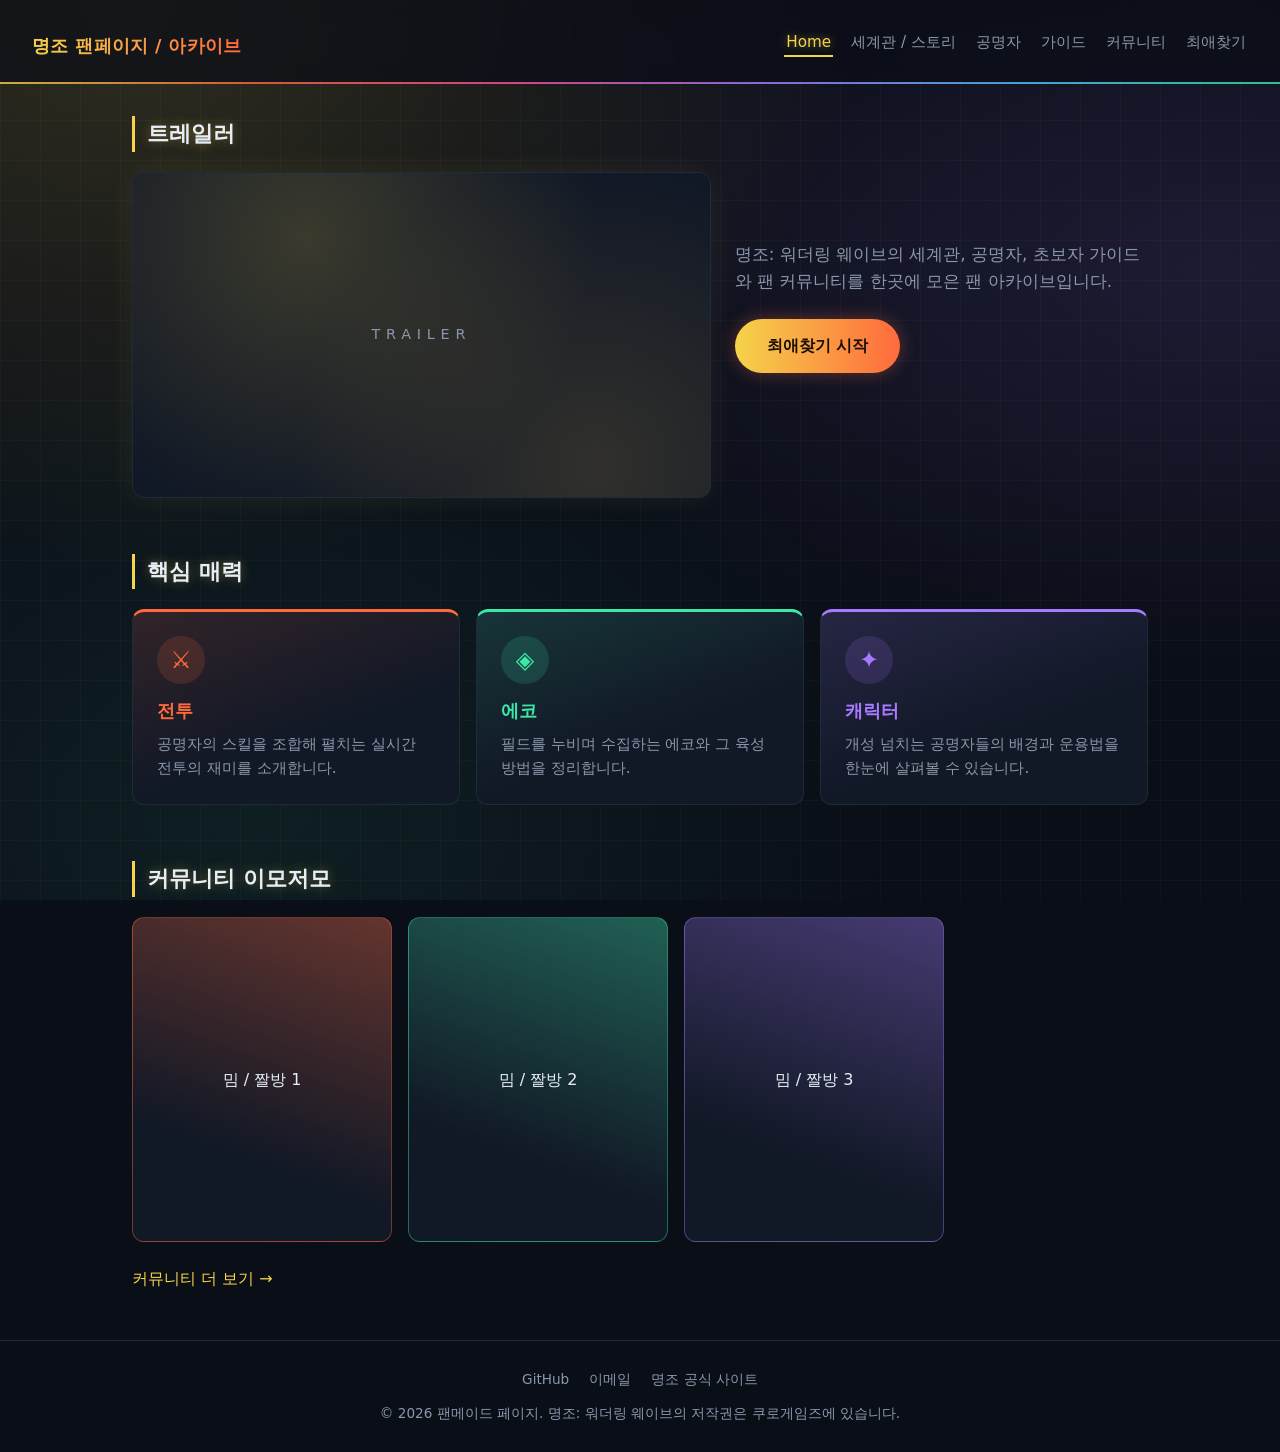
<file: index.html>
<!DOCTYPE html>
<html lang="ko">
<head>
  <meta charset="UTF-8">
  <meta name="viewport" content="width=device-width, initial-scale=1.0">
  <title>명조 팬페이지 / 아카이브</title>
  <link rel="stylesheet" href="style.css">
</head>
<body class="theme-home">
  <header class="site-header">
    <h1 class="logo"><a href="index.html">명조 팬페이지 / 아카이브</a></h1>
    <nav class="gnb">
      <ul>
        <li><a href="index.html" class="active">Home</a></li>
        <li><a href="info.html">세계관 / 스토리</a></li>
        <li><a href="char.html">공명자</a></li>
        <li><a href="guide.html">가이드</a></li>
        <li><a href="community.html">커뮤니티</a></li>
        <li><a href="play.html">최애찾기</a></li>
      </ul>
    </nav>
  </header>

  <main>
    <section class="hero">
      <div class="trailer">
        <h2 class="section-title">트레일러</h2>
        <div class="video-frame">
          <!-- 16:9 영상 자리 -->
          <span class="video-placeholder">TRAILER</span>
        </div>
      </div>

      <div class="intro">
        <p>
          명조: 워더링 웨이브의 세계관, 공명자, 초보자 가이드와 팬 커뮤니티를 한곳에 모은 팬 아카이브입니다.
        </p>
        <a class="cta" href="play.html">최애찾기 시작</a>
      </div>
    </section>

    <section class="features">
      <h2 class="section-title">핵심 매력</h2>
      <div class="feature-grid">
        <article class="card">
          <span class="card-icon">⚔</span>
          <h3>전투</h3>
          <p>공명자의 스킬을 조합해 펼치는 실시간 전투의 재미를 소개합니다.</p>
        </article>
        <article class="card">
          <span class="card-icon">◈</span>
          <h3>에코</h3>
          <p>필드를 누비며 수집하는 에코와 그 육성 방법을 정리합니다.</p>
        </article>
        <article class="card">
          <span class="card-icon">✦</span>
          <h3>캐릭터</h3>
          <p>개성 넘치는 공명자들의 배경과 운용법을 한눈에 살펴볼 수 있습니다.</p>
        </article>
      </div>
    </section>

    <section class="preview">
      <h2 class="section-title">커뮤니티 이모저모</h2>
      <div class="slider" aria-label="커뮤니티 밈 미리보기">
        <div class="slide"><span>밈 / 짤방 1</span></div>
        <div class="slide"><span>밈 / 짤방 2</span></div>
        <div class="slide"><span>밈 / 짤방 3</span></div>
      </div>
      <a class="more-link" href="community.html">커뮤니티 더 보기 →</a>
    </section>
  </main>

  <footer class="site-footer">
    <nav class="footer-links">
      <a href="#">GitHub</a>
      <a href="mailto:example@example.com">이메일</a>
      <a href="#">명조 공식 사이트</a>
    </nav>
    <p class="copyright">
      &copy; 2026 팬메이드 페이지. 명조: 워더링 웨이브의 저작권은 쿠로게임즈에 있습니다.
    </p>
  </footer>
</body>
</html>
</file>
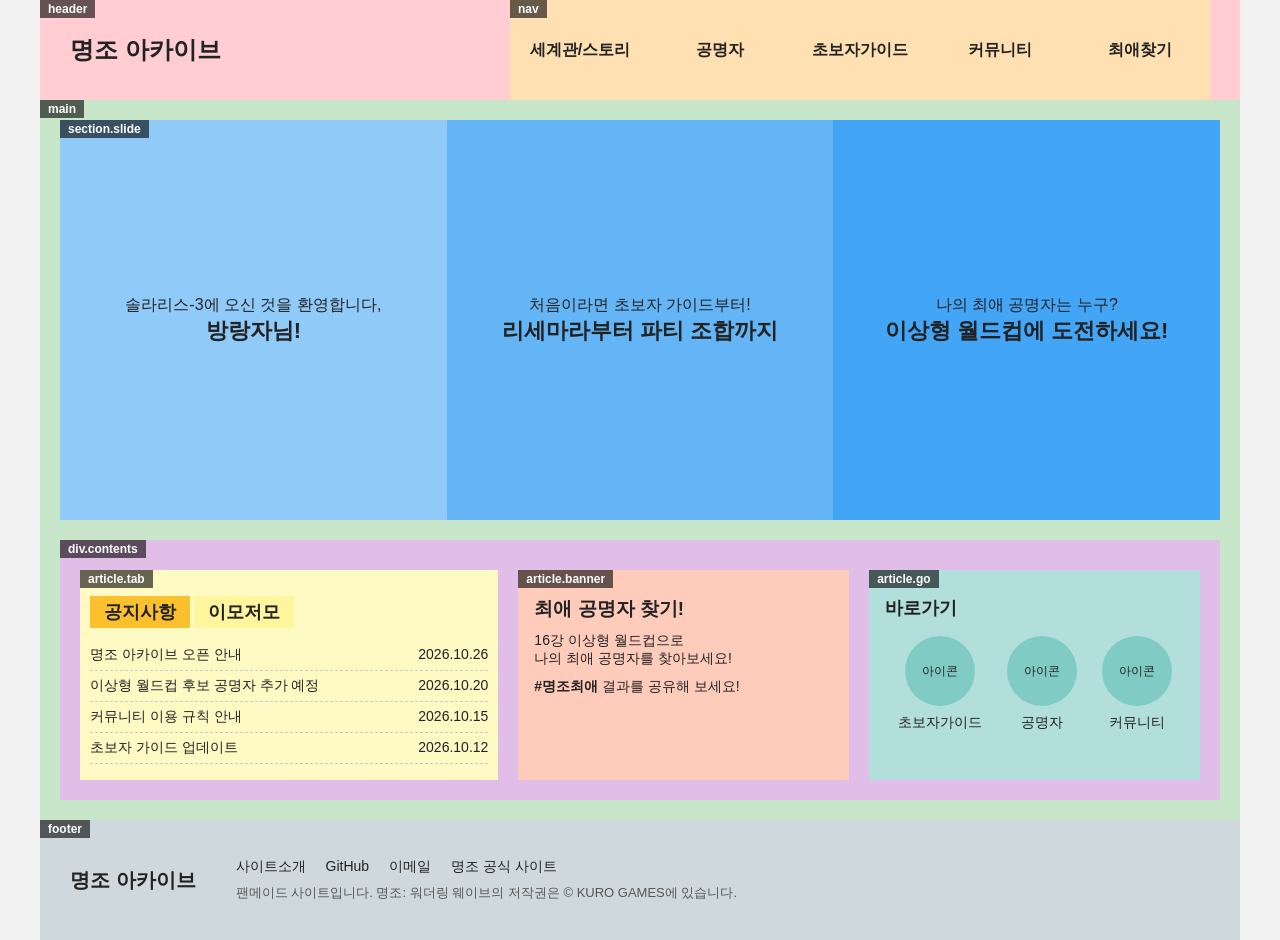
<file: wuwa/index.html>
<!DOCTYPE html>
<html lang="ko">
<head>
    <meta charset="UTF-8">
    <meta name="viewport" content="width=device-width, initial-scale=1.0">
    <title>명조 아카이브</title>
    <link rel="stylesheet" href="css/style.css">
</head>
<body>
    <div class="wrap">
        <div class="inner">
            <header id="header">
                <h1>
                    <a href="index.html">명조 아카이브</a>
                </h1>
                <nav id="nav">
                    <ul>
                        <li>
                            <a href="info.html">세계관/스토리</a>
                            <ul class="sub">
                                <li><a href="#">스토리 1장</a></li>
                                <li><a href="#">스토리 2장</a></li>
                                <li><a href="#">스토리 3장</a></li>
                                <li><a href="#">솔라리스 세계관</a></li>
                                <li><a href="#">용어사전</a></li>
                            </ul>
                        </li>
                        <li>
                            <a href="char.html">공명자</a>
                            <ul class="sub">
                                <li><a href="#">공명자 목록</a></li>
                                <li><a href="#">기초설명</a></li>
                                <li><a href="#">운용법</a></li>
                            </ul>
                        </li>
                        <li>
                            <a href="guide.html">초보자가이드</a>
                            <ul class="sub">
                                <li><a href="#">리세마라</a></li>
                                <li><a href="#">에코 육성</a></li>
                                <li><a href="#">파티 조합</a></li>
                                <li><a href="#">재화 관리</a></li>
                            </ul>
                        </li>
                        <li>
                            <a href="community.html">커뮤니티</a>
                            <ul class="sub">
                                <li><a href="#">플레이 리뷰</a></li>
                                <li><a href="#">명조 이모저모</a></li>
                                <li><a href="#">자유게시판</a></li>
                            </ul>
                        </li>
                        <li>
                            <a href="play.html">최애찾기</a>
                            <ul class="sub">
                                <li><a href="#">이상형 월드컵</a></li>
                                <li><a href="#">OST</a></li>
                                <li><a href="#">공식 PV</a></li>
                            </ul>
                        </li>
                    </ul>
                </nav>
                <div class="menuBg"></div>
            </header>
            <main id="main">
                <section class="slide">
                    <ul>
                        <li class="s1">
                            <a href="#">
                                <h2>
                                    <span>솔라리스-3에 오신 것을 환영합니다,</span> 방랑자님!
                                </h2>
                            </a>
                        </li>
                        <li class="s2">
                            <a href="#">
                                <h2>
                                    <span>처음이라면 초보자 가이드부터!</span> 리세마라부터 파티 조합까지
                                </h2>
                            </a>
                        </li>
                        <li class="s3">
                            <a href="#">
                                <h2>
                                    <span>나의 최애 공명자는 누구?</span> 이상형 월드컵에 도전하세요!
                                </h2>
                            </a>
                        </li>
                    </ul>
                </section>
                <div class="contents">
                    <article class="tab">
                        <ul class="tabmenu">
                            <li class="on">
                                <h2><a href="#">공지사항</a></h2>
                                <div class="notice tabcon">
                                    <ul>
                                        <li>
                                            <a href="#">
                                                <p>명조 아카이브 오픈 안내</p>
                                                <span>2026.10.26</span>
                                            </a>
                                        </li>
                                        <li>
                                            <a href="#">
                                                <p>이상형 월드컵 후보 공명자 추가 예정</p>
                                                <span>2026.10.20</span>
                                            </a>
                                        </li>
                                        <li>
                                            <a href="#">
                                                <p>커뮤니티 이용 규칙 안내</p>
                                                <span>2026.10.15</span>
                                            </a>
                                        </li>
                                        <li>
                                            <a href="#">
                                                <p>초보자 가이드 업데이트</p>
                                                <span>2026.10.12</span>
                                            </a>
                                        </li>
                                    </ul>
                                </div>
                            </li>
                            <li>
                                <h2><a href="#">이모저모</a></h2>
                                <div class="gall tabcon">
                                    <ul>
                                        <li><a href="#">짤방 1</a></li>
                                        <li><a href="#">짤방 2</a></li>
                                        <li><a href="#">짤방 3</a></li>
                                    </ul>
                                </div>
                            </li>
                        </ul>
                    </article>
                    <article class="banner">
                        <h2>배너</h2>
                        <a href="play.html">
                            <div>
                                <h3>최애 공명자 찾기!</h3>
                                <p>
                                    16강 이상형 월드컵으로<br>
                                    나의 최애 공명자를 찾아보세요!
                                </p>
                                <p class="txt"><span>#명조최애</span> 결과를 공유해 보세요!</p>
                            </div>
                        </a>
                    </article>
                    <article class="go">
                        <h2>바로가기</h2>
                        <ul>
                            <li>
                                <a href="guide.html">
                                    <p>아이콘</p>
                                    <span>초보자가이드</span>
                                </a>
                            </li>
                            <li>
                                <a href="char.html">
                                    <p>아이콘</p>
                                    <span>공명자</span>
                                </a>
                            </li>
                            <li>
                                <a href="community.html">
                                    <p>아이콘</p>
                                    <span>커뮤니티</span>
                                </a>
                            </li>
                        </ul>
                    </article>
                </div>
            </main>
            <footer id="footer">
                <p class="flogo">명조 아카이브</p>
                <div>
                    <ul class="fmenu">
                        <li><a href="#">사이트소개</a></li>
                        <li><a href="#">GitHub</a></li>
                        <li><a href="mailto:example@example.com">이메일</a></li>
                        <li><a href="#">명조 공식 사이트</a></li>
                    </ul>
                    <p class="fcopy">
                        팬메이드 사이트입니다. 명조: 워더링 웨이브의 저작권은 &copy; KURO GAMES에 있습니다.
                    </p>
                </div>
            </footer>
        </div>
    </div>
</body>
</html>
</file>
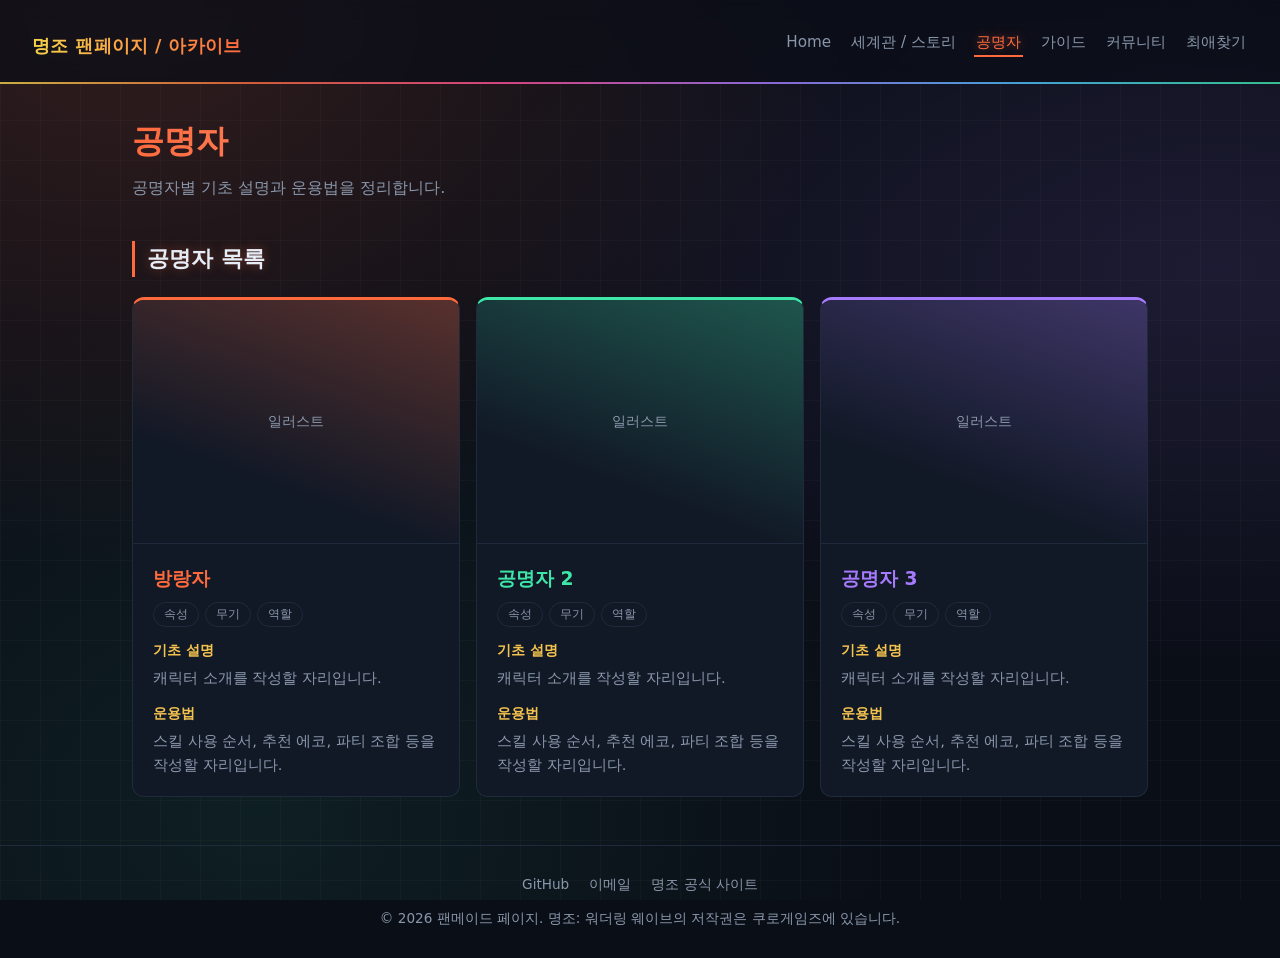
<file: char.html>
<!DOCTYPE html>
<html lang="ko">
<head>
  <meta charset="UTF-8">
  <meta name="viewport" content="width=device-width, initial-scale=1.0">
  <title>공명자 | 명조 팬페이지 / 아카이브</title>
  <link rel="stylesheet" href="style.css">
</head>
<body class="theme-char">
  <header class="site-header">
    <h1 class="logo"><a href="index.html">명조 팬페이지 / 아카이브</a></h1>
    <nav class="gnb">
      <ul>
        <li><a href="index.html">Home</a></li>
        <li><a href="info.html">세계관 / 스토리</a></li>
        <li><a href="char.html" class="active">공명자</a></li>
        <li><a href="guide.html">가이드</a></li>
        <li><a href="community.html">커뮤니티</a></li>
        <li><a href="play.html">최애찾기</a></li>
      </ul>
    </nav>
  </header>

  <main>
    <div class="page-head">
      <h2>공명자</h2>
      <p>공명자별 기초 설명과 운용법을 정리합니다.</p>
    </div>

    <section>
      <h2 class="section-title">공명자 목록</h2>
      <div class="char-grid">
        <article class="char-card">
          <div class="img-placeholder">일러스트</div>
          <div class="char-body">
            <h3>방랑자</h3>
            <div class="tags">
              <span class="tag">속성</span>
              <span class="tag">무기</span>
              <span class="tag">역할</span>
            </div>
            <h4>기초 설명</h4>
            <p>캐릭터 소개를 작성할 자리입니다.</p>
            <h4>운용법</h4>
            <p>스킬 사용 순서, 추천 에코, 파티 조합 등을 작성할 자리입니다.</p>
          </div>
        </article>
        <article class="char-card">
          <div class="img-placeholder">일러스트</div>
          <div class="char-body">
            <h3>공명자 2</h3>
            <div class="tags">
              <span class="tag">속성</span>
              <span class="tag">무기</span>
              <span class="tag">역할</span>
            </div>
            <h4>기초 설명</h4>
            <p>캐릭터 소개를 작성할 자리입니다.</p>
            <h4>운용법</h4>
            <p>스킬 사용 순서, 추천 에코, 파티 조합 등을 작성할 자리입니다.</p>
          </div>
        </article>
        <article class="char-card">
          <div class="img-placeholder">일러스트</div>
          <div class="char-body">
            <h3>공명자 3</h3>
            <div class="tags">
              <span class="tag">속성</span>
              <span class="tag">무기</span>
              <span class="tag">역할</span>
            </div>
            <h4>기초 설명</h4>
            <p>캐릭터 소개를 작성할 자리입니다.</p>
            <h4>운용법</h4>
            <p>스킬 사용 순서, 추천 에코, 파티 조합 등을 작성할 자리입니다.</p>
          </div>
        </article>
      </div>
    </section>
  </main>

  <footer class="site-footer">
    <nav class="footer-links">
      <a href="#">GitHub</a>
      <a href="mailto:example@example.com">이메일</a>
      <a href="#">명조 공식 사이트</a>
    </nav>
    <p class="copyright">
      &copy; 2026 팬메이드 페이지. 명조: 워더링 웨이브의 저작권은 쿠로게임즈에 있습니다.
    </p>
  </footer>
</body>
</html>
</file>
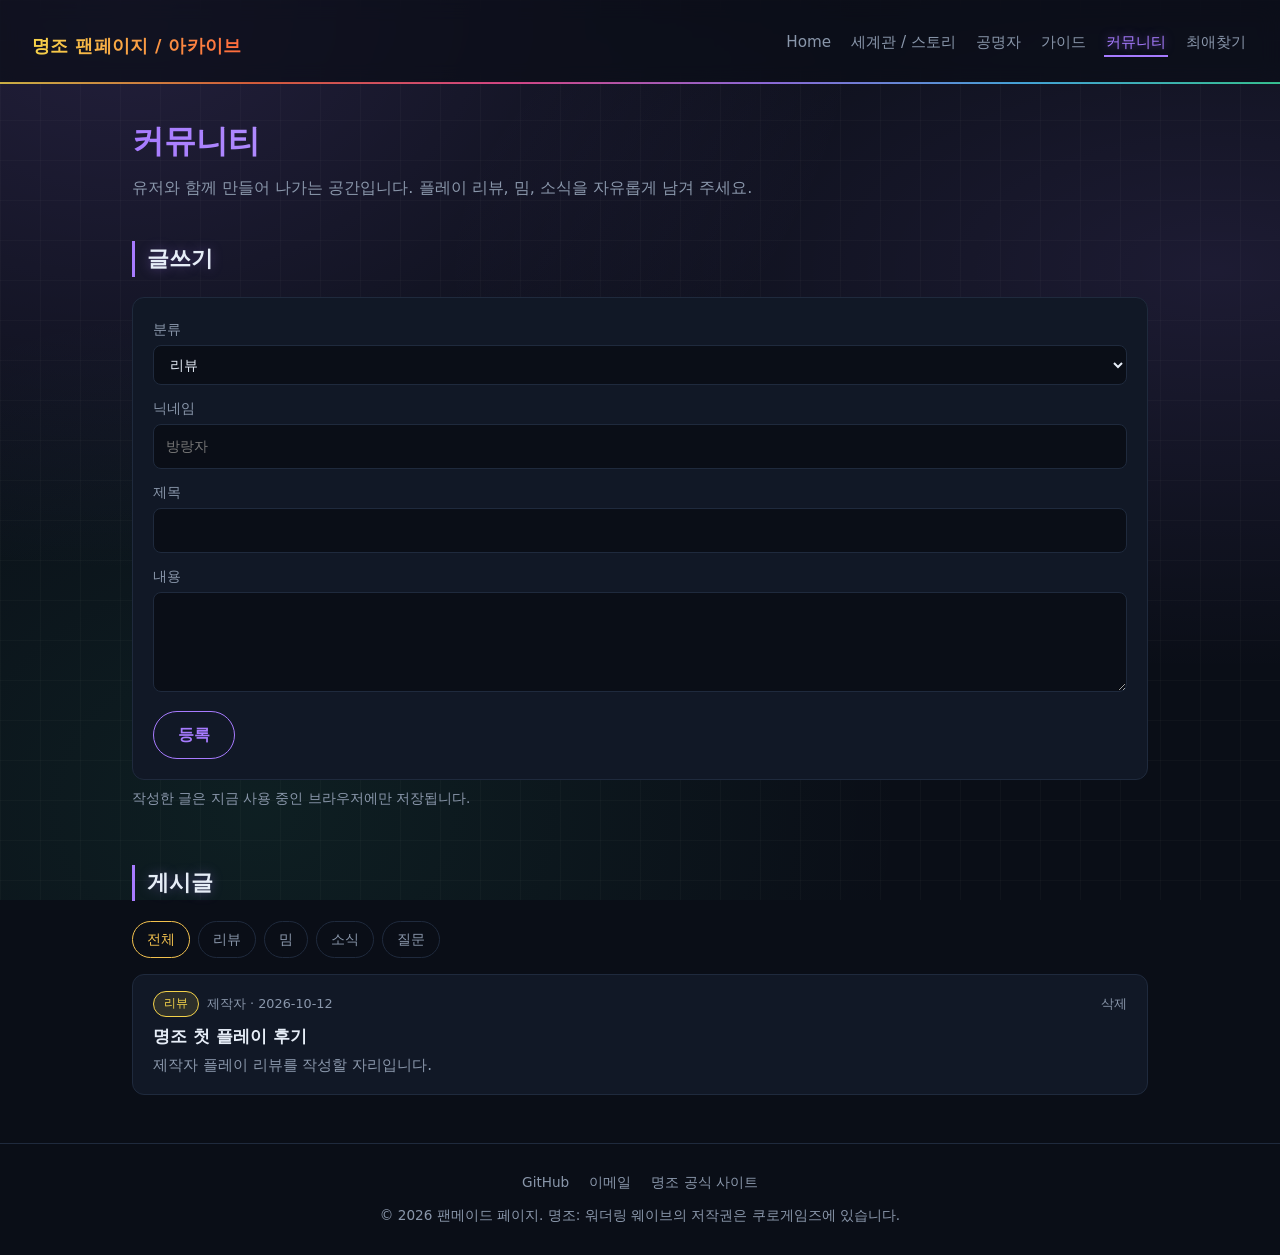
<file: community.html>
<!DOCTYPE html>
<html lang="ko">
<head>
  <meta charset="UTF-8">
  <meta name="viewport" content="width=device-width, initial-scale=1.0">
  <title>커뮤니티 | 명조 팬페이지 / 아카이브</title>
  <link rel="stylesheet" href="style.css">
</head>
<body class="theme-community">
  <header class="site-header">
    <h1 class="logo"><a href="index.html">명조 팬페이지 / 아카이브</a></h1>
    <nav class="gnb">
      <ul>
        <li><a href="index.html">Home</a></li>
        <li><a href="info.html">세계관 / 스토리</a></li>
        <li><a href="char.html">공명자</a></li>
        <li><a href="guide.html">가이드</a></li>
        <li><a href="community.html" class="active">커뮤니티</a></li>
        <li><a href="play.html">최애찾기</a></li>
      </ul>
    </nav>
  </header>

  <main>
    <div class="page-head">
      <h2>커뮤니티</h2>
      <p>유저와 함께 만들어 나가는 공간입니다. 플레이 리뷰, 밈, 소식을 자유롭게 남겨 주세요.</p>
    </div>

    <section>
      <h2 class="section-title">글쓰기</h2>
      <form class="post-form" id="post-form">
        <label>
          분류
          <select name="category">
            <option value="리뷰">리뷰</option>
            <option value="밈">밈</option>
            <option value="소식">소식</option>
            <option value="질문">질문</option>
          </select>
        </label>
        <label>
          닉네임
          <input type="text" name="author" maxlength="20" placeholder="방랑자" required>
        </label>
        <label>
          제목
          <input type="text" name="title" maxlength="60" required>
        </label>
        <label>
          내용
          <textarea name="content" maxlength="1000" required></textarea>
        </label>
        <button type="submit" class="btn">등록</button>
      </form>
      <p class="muted" style="margin-top: 8px; font-size: 0.85rem;">
        작성한 글은 지금 사용 중인 브라우저에만 저장됩니다.
      </p>
    </section>

    <section>
      <h2 class="section-title">게시글</h2>
      <div class="filter-bar" id="filter-bar">
        <button type="button" data-filter="전체" class="active">전체</button>
        <button type="button" data-filter="리뷰">리뷰</button>
        <button type="button" data-filter="밈">밈</button>
        <button type="button" data-filter="소식">소식</button>
        <button type="button" data-filter="질문">질문</button>
      </div>
      <div class="post-list" id="post-list"></div>
    </section>
  </main>

  <footer class="site-footer">
    <nav class="footer-links">
      <a href="#">GitHub</a>
      <a href="mailto:example@example.com">이메일</a>
      <a href="#">명조 공식 사이트</a>
    </nav>
    <p class="copyright">
      &copy; 2026 팬메이드 페이지. 명조: 워더링 웨이브의 저작권은 쿠로게임즈에 있습니다.
    </p>
  </footer>

  <script src="community.js"></script>
</body>
</html>
</file>
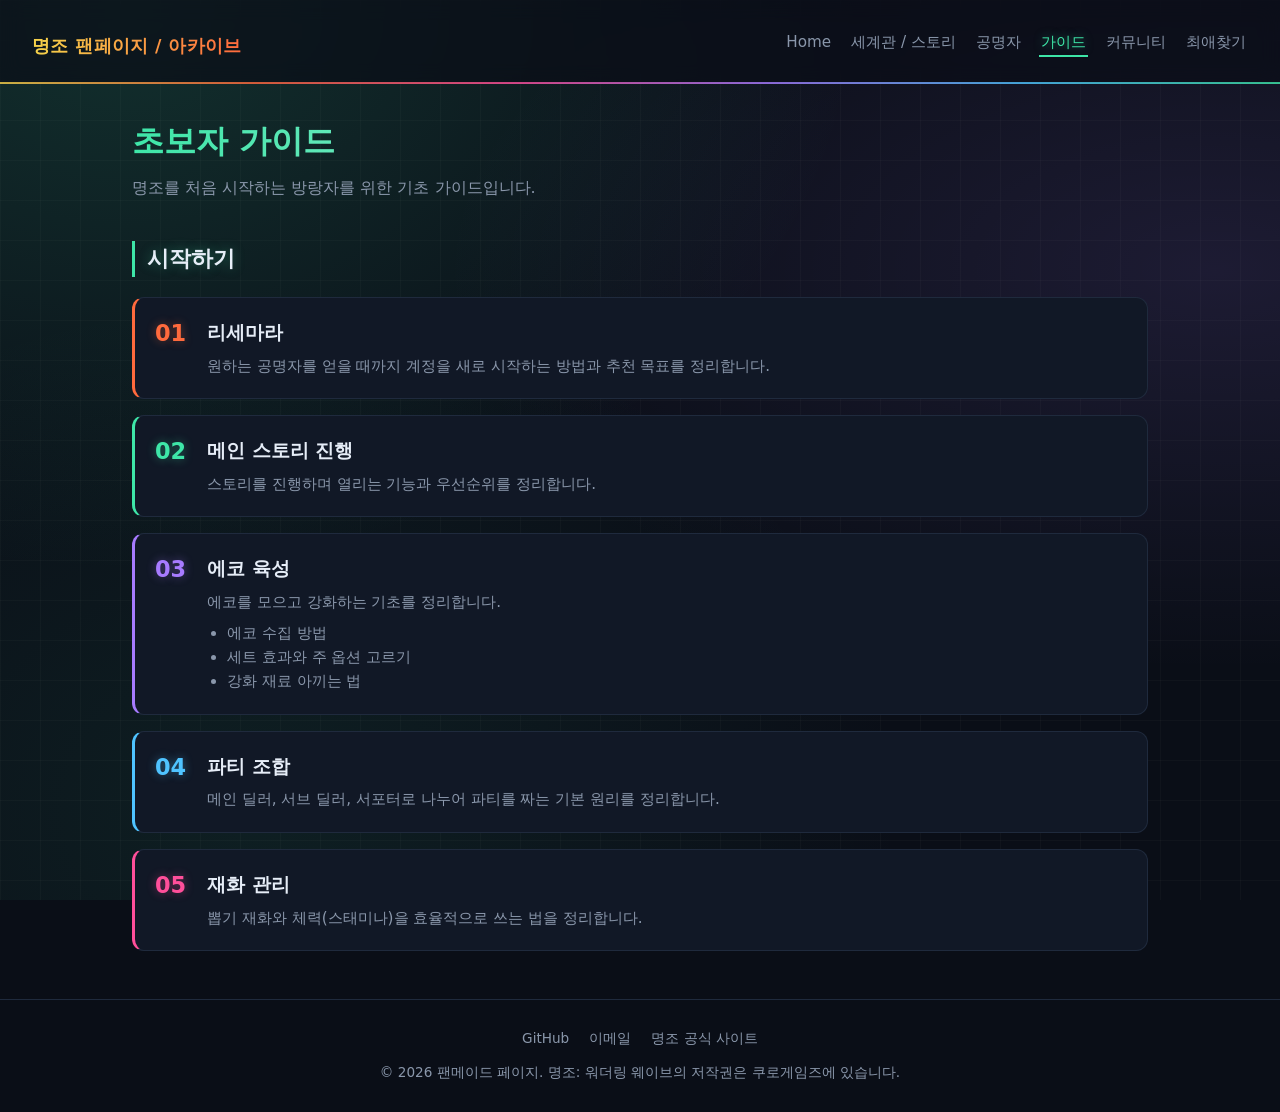
<file: guide.html>
<!DOCTYPE html>
<html lang="ko">
<head>
  <meta charset="UTF-8">
  <meta name="viewport" content="width=device-width, initial-scale=1.0">
  <title>초보자 가이드 | 명조 팬페이지 / 아카이브</title>
  <link rel="stylesheet" href="style.css">
</head>
<body class="theme-guide">
  <header class="site-header">
    <h1 class="logo"><a href="index.html">명조 팬페이지 / 아카이브</a></h1>
    <nav class="gnb">
      <ul>
        <li><a href="index.html">Home</a></li>
        <li><a href="info.html">세계관 / 스토리</a></li>
        <li><a href="char.html">공명자</a></li>
        <li><a href="guide.html" class="active">가이드</a></li>
        <li><a href="community.html">커뮤니티</a></li>
        <li><a href="play.html">최애찾기</a></li>
      </ul>
    </nav>
  </header>

  <main>
    <div class="page-head">
      <h2>초보자 가이드</h2>
      <p>명조를 처음 시작하는 방랑자를 위한 기초 가이드입니다.</p>
    </div>

    <section>
      <h2 class="section-title">시작하기</h2>
      <div class="steps">
        <article class="step">
          <h3>리세마라</h3>
          <p>원하는 공명자를 얻을 때까지 계정을 새로 시작하는 방법과 추천 목표를 정리합니다.</p>
        </article>
        <article class="step">
          <h3>메인 스토리 진행</h3>
          <p>스토리를 진행하며 열리는 기능과 우선순위를 정리합니다.</p>
        </article>
        <article class="step">
          <h3>에코 육성</h3>
          <p>에코를 모으고 강화하는 기초를 정리합니다.</p>
          <ul>
            <li>에코 수집 방법</li>
            <li>세트 효과와 주 옵션 고르기</li>
            <li>강화 재료 아끼는 법</li>
          </ul>
        </article>
        <article class="step">
          <h3>파티 조합</h3>
          <p>메인 딜러, 서브 딜러, 서포터로 나누어 파티를 짜는 기본 원리를 정리합니다.</p>
        </article>
        <article class="step">
          <h3>재화 관리</h3>
          <p>뽑기 재화와 체력(스태미나)을 효율적으로 쓰는 법을 정리합니다.</p>
        </article>
      </div>
    </section>
  </main>

  <footer class="site-footer">
    <nav class="footer-links">
      <a href="#">GitHub</a>
      <a href="mailto:example@example.com">이메일</a>
      <a href="#">명조 공식 사이트</a>
    </nav>
    <p class="copyright">
      &copy; 2026 팬메이드 페이지. 명조: 워더링 웨이브의 저작권은 쿠로게임즈에 있습니다.
    </p>
  </footer>
</body>
</html>
</file>
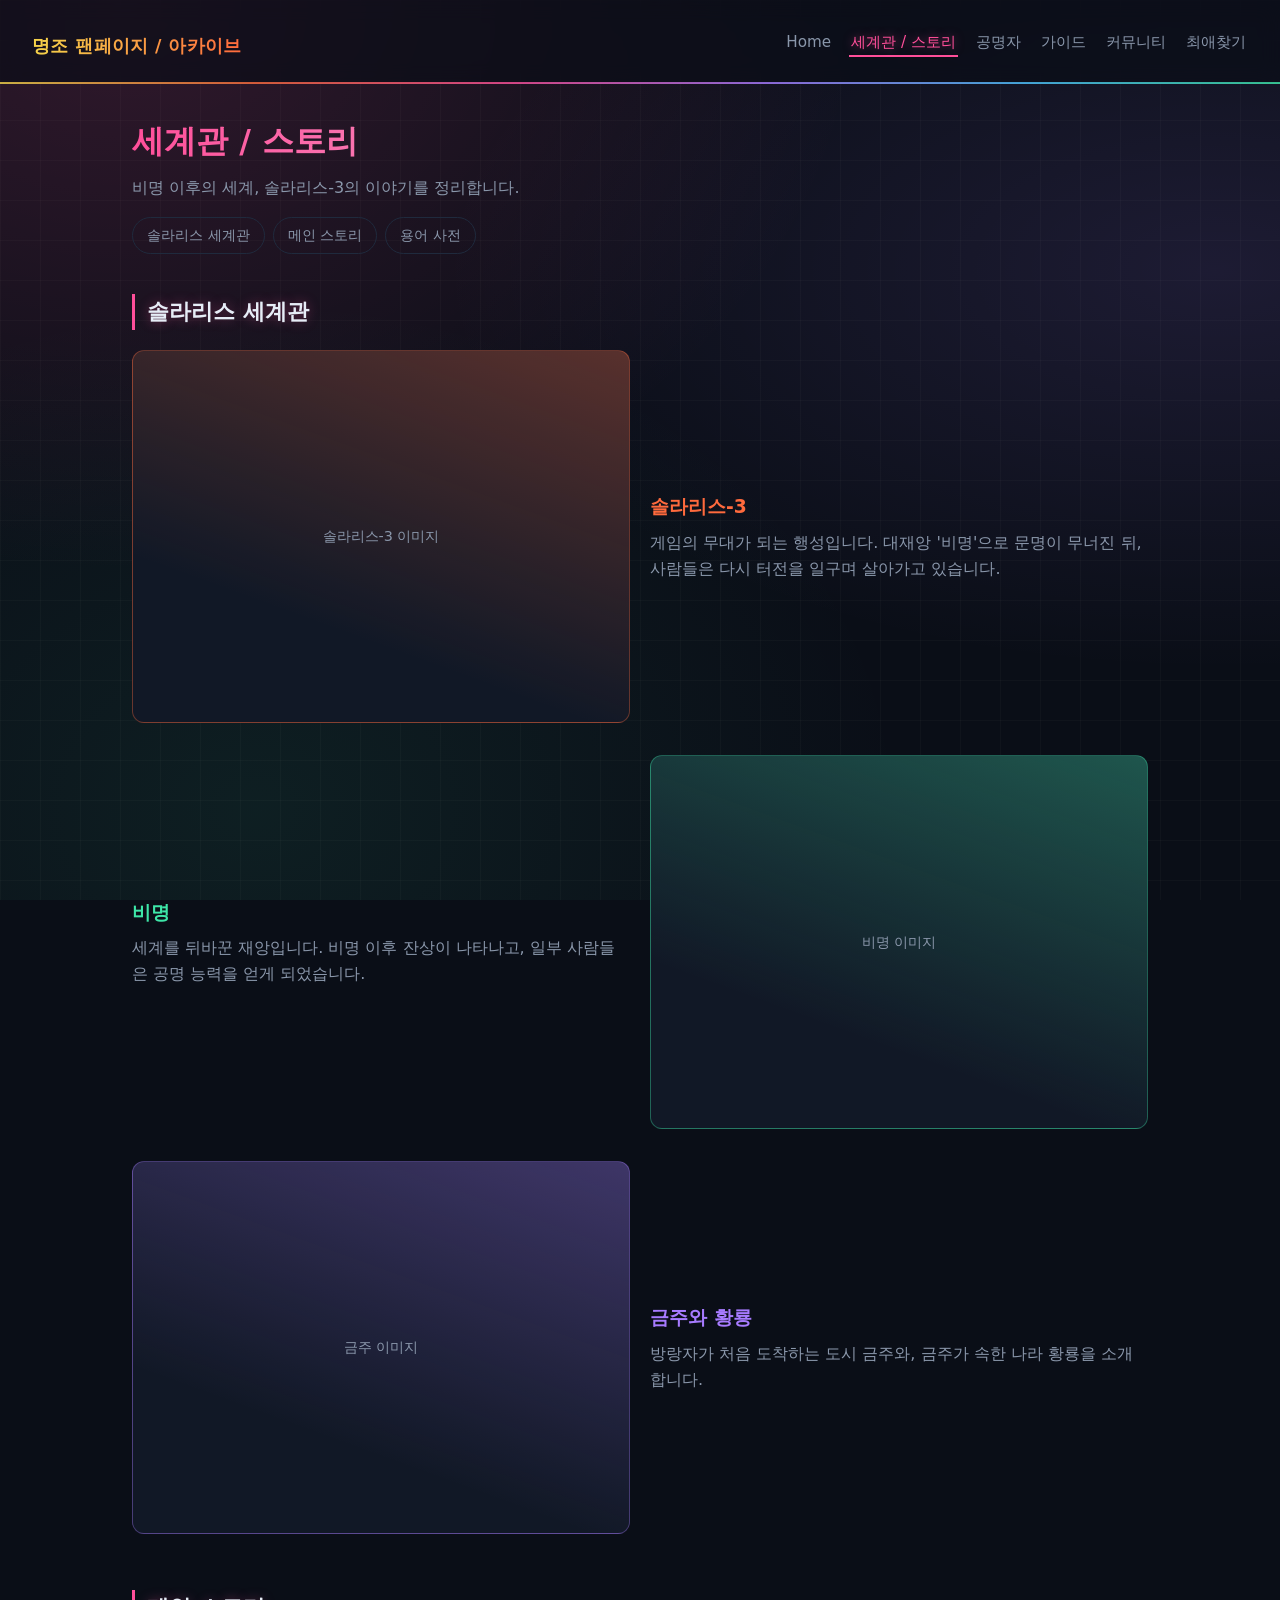
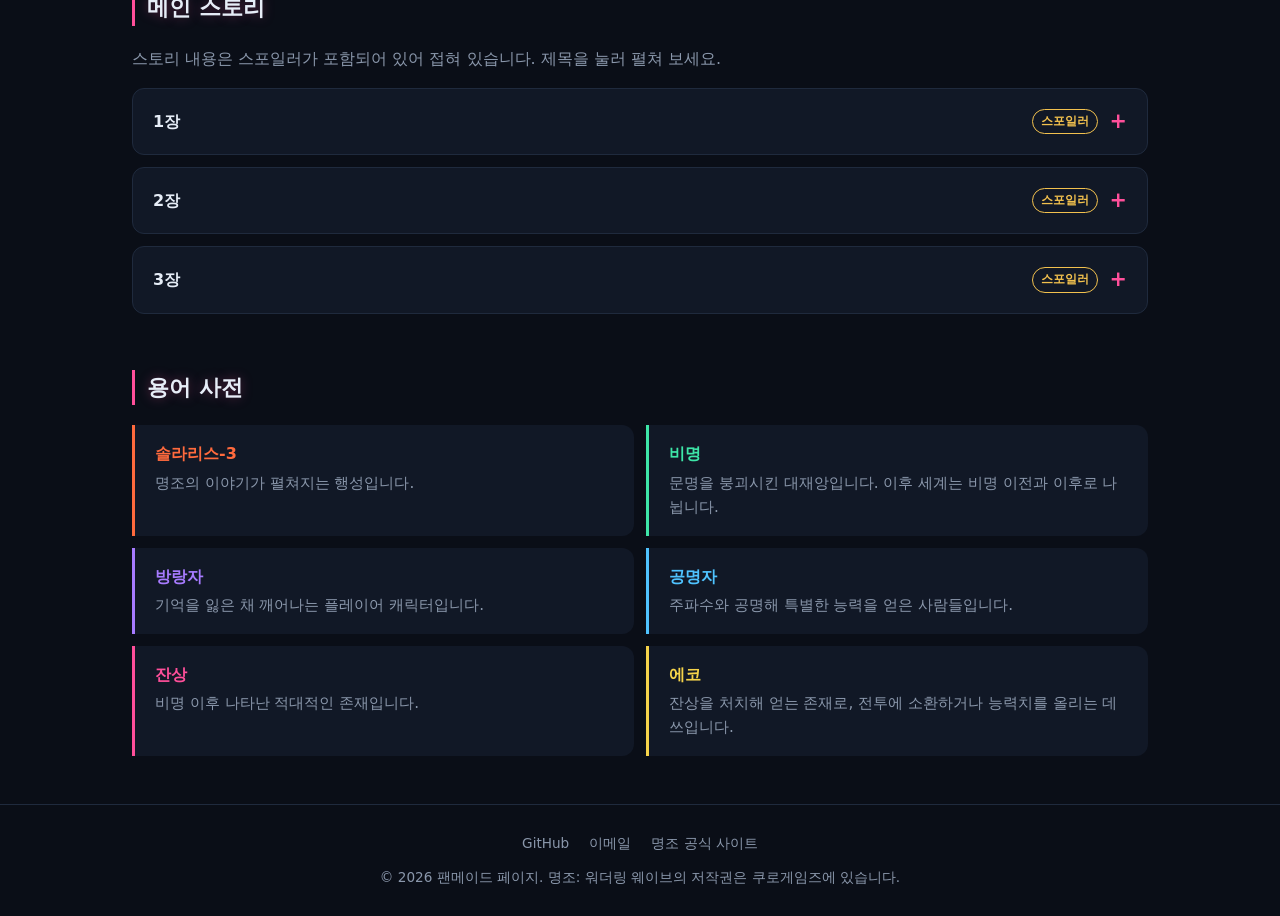
<file: info.html>
<!DOCTYPE html>
<html lang="ko">
<head>
  <meta charset="UTF-8">
  <meta name="viewport" content="width=device-width, initial-scale=1.0">
  <title>세계관 / 스토리 | 명조 팬페이지 / 아카이브</title>
  <link rel="stylesheet" href="style.css">
</head>
<body class="theme-info">
  <header class="site-header">
    <h1 class="logo"><a href="index.html">명조 팬페이지 / 아카이브</a></h1>
    <nav class="gnb">
      <ul>
        <li><a href="index.html">Home</a></li>
        <li><a href="info.html" class="active">세계관 / 스토리</a></li>
        <li><a href="char.html">공명자</a></li>
        <li><a href="guide.html">가이드</a></li>
        <li><a href="community.html">커뮤니티</a></li>
        <li><a href="play.html">최애찾기</a></li>
      </ul>
    </nav>
  </header>

  <main>
    <div class="page-head">
      <h2>세계관 / 스토리</h2>
      <p>비명 이후의 세계, 솔라리스-3의 이야기를 정리합니다.</p>
      <nav class="sub-nav">
        <a href="#world">솔라리스 세계관</a>
        <a href="#story">메인 스토리</a>
        <a href="#glossary">용어 사전</a>
      </nav>
    </div>

    <section id="world">
      <h2 class="section-title">솔라리스 세계관</h2>
      <div class="zigzag">
        <div class="zigzag-row">
          <div class="img-placeholder">솔라리스-3 이미지</div>
          <div>
            <h3>솔라리스-3</h3>
            <p>게임의 무대가 되는 행성입니다. 대재앙 '비명'으로 문명이 무너진 뒤, 사람들은 다시 터전을 일구며 살아가고 있습니다.</p>
          </div>
        </div>
        <div class="zigzag-row">
          <div class="img-placeholder">비명 이미지</div>
          <div>
            <h3>비명</h3>
            <p>세계를 뒤바꾼 재앙입니다. 비명 이후 잔상이 나타나고, 일부 사람들은 공명 능력을 얻게 되었습니다.</p>
          </div>
        </div>
        <div class="zigzag-row">
          <div class="img-placeholder">금주 이미지</div>
          <div>
            <h3>금주와 황룡</h3>
            <p>방랑자가 처음 도착하는 도시 금주와, 금주가 속한 나라 황룡을 소개합니다.</p>
          </div>
        </div>
      </div>
    </section>

    <section id="story">
      <h2 class="section-title">메인 스토리</h2>
      <p class="muted" style="margin-bottom: 16px;">스토리 내용은 스포일러가 포함되어 있어 접혀 있습니다. 제목을 눌러 펼쳐 보세요.</p>
      <div class="accordion">
        <details>
          <summary>1장 <span class="spoiler-tag">스포일러</span></summary>
          <div class="panel">
            <p>1장 줄거리 요약을 작성할 자리입니다.</p>
          </div>
        </details>
        <details>
          <summary>2장 <span class="spoiler-tag">스포일러</span></summary>
          <div class="panel">
            <p>2장 줄거리 요약을 작성할 자리입니다.</p>
          </div>
        </details>
        <details>
          <summary>3장 <span class="spoiler-tag">스포일러</span></summary>
          <div class="panel">
            <p>3장 줄거리 요약을 작성할 자리입니다.</p>
          </div>
        </details>
      </div>
    </section>

    <section id="glossary">
      <h2 class="section-title">용어 사전</h2>
      <dl class="glossary">
        <div>
          <dt>솔라리스-3</dt>
          <dd>명조의 이야기가 펼쳐지는 행성입니다.</dd>
        </div>
        <div>
          <dt>비명</dt>
          <dd>문명을 붕괴시킨 대재앙입니다. 이후 세계는 비명 이전과 이후로 나뉩니다.</dd>
        </div>
        <div>
          <dt>방랑자</dt>
          <dd>기억을 잃은 채 깨어나는 플레이어 캐릭터입니다.</dd>
        </div>
        <div>
          <dt>공명자</dt>
          <dd>주파수와 공명해 특별한 능력을 얻은 사람들입니다.</dd>
        </div>
        <div>
          <dt>잔상</dt>
          <dd>비명 이후 나타난 적대적인 존재입니다.</dd>
        </div>
        <div>
          <dt>에코</dt>
          <dd>잔상을 처치해 얻는 존재로, 전투에 소환하거나 능력치를 올리는 데 쓰입니다.</dd>
        </div>
      </dl>
    </section>
  </main>

  <footer class="site-footer">
    <nav class="footer-links">
      <a href="#">GitHub</a>
      <a href="mailto:example@example.com">이메일</a>
      <a href="#">명조 공식 사이트</a>
    </nav>
    <p class="copyright">
      &copy; 2026 팬메이드 페이지. 명조: 워더링 웨이브의 저작권은 쿠로게임즈에 있습니다.
    </p>
  </footer>
</body>
</html>
</file>
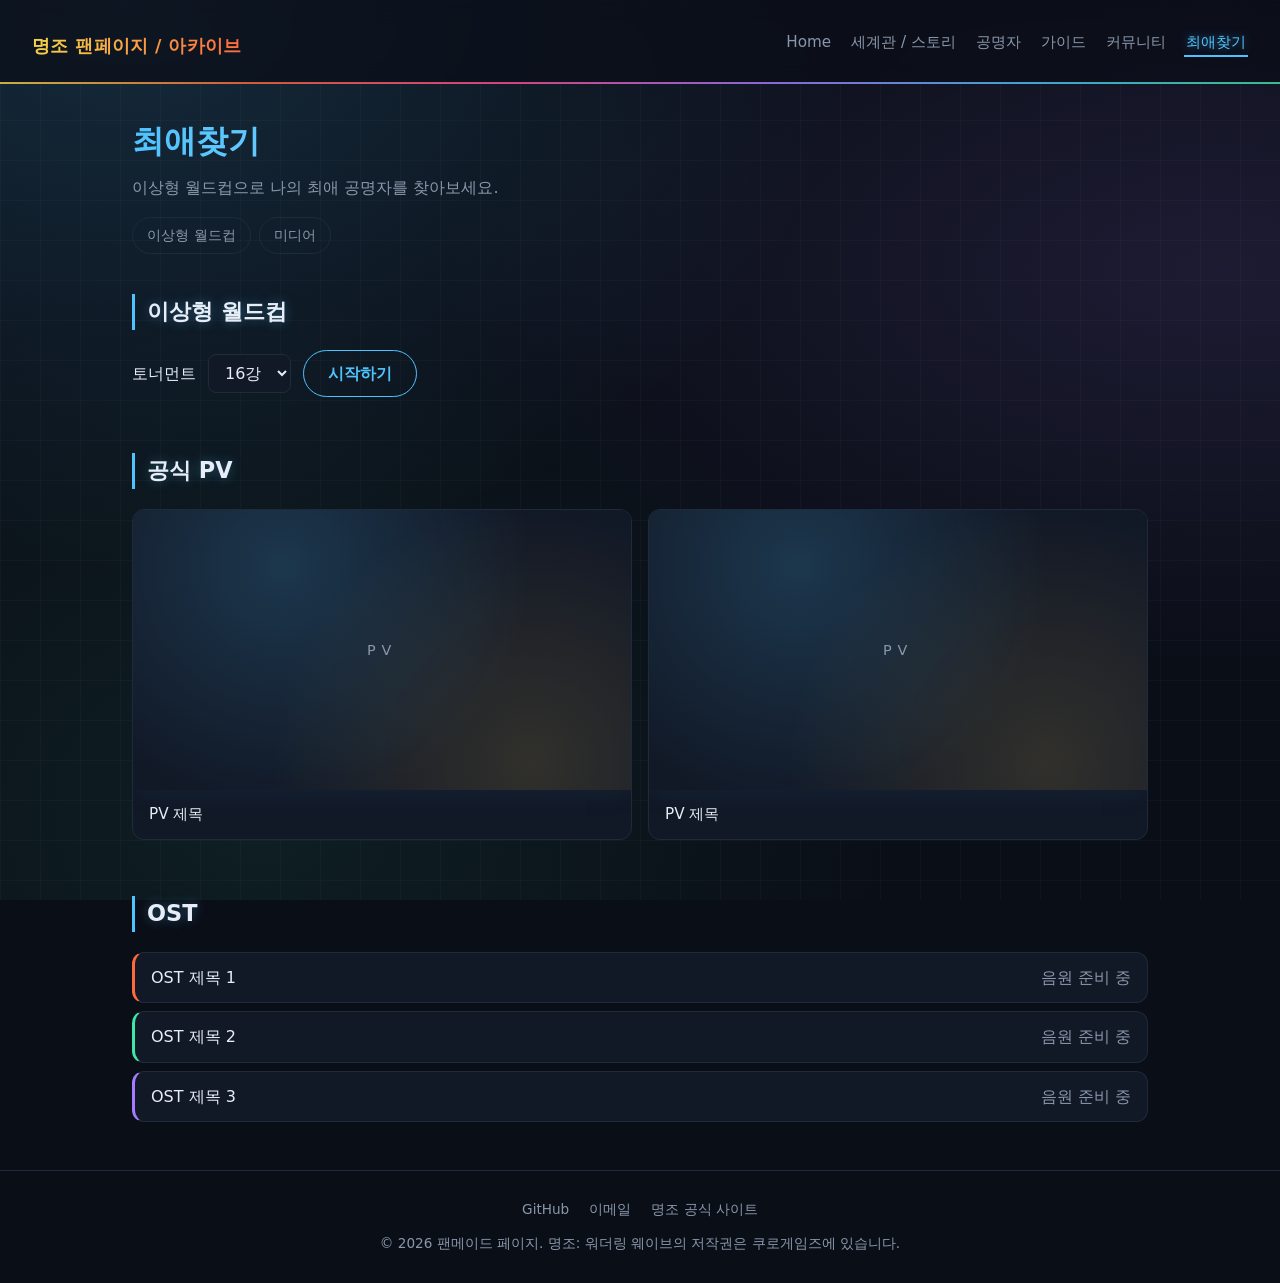
<file: play.html>
<!DOCTYPE html>
<html lang="ko">
<head>
  <meta charset="UTF-8">
  <meta name="viewport" content="width=device-width, initial-scale=1.0">
  <title>최애찾기 | 명조 팬페이지 / 아카이브</title>
  <link rel="stylesheet" href="style.css">
</head>
<body class="theme-play">
  <header class="site-header">
    <h1 class="logo"><a href="index.html">명조 팬페이지 / 아카이브</a></h1>
    <nav class="gnb">
      <ul>
        <li><a href="index.html">Home</a></li>
        <li><a href="info.html">세계관 / 스토리</a></li>
        <li><a href="char.html">공명자</a></li>
        <li><a href="guide.html">가이드</a></li>
        <li><a href="community.html">커뮤니티</a></li>
        <li><a href="play.html" class="active">최애찾기</a></li>
      </ul>
    </nav>
  </header>

  <main>
    <div class="page-head">
      <h2>최애찾기</h2>
      <p>이상형 월드컵으로 나의 최애 공명자를 찾아보세요.</p>
      <nav class="sub-nav">
        <a href="#worldcup">이상형 월드컵</a>
        <a href="#media">미디어</a>
      </nav>
    </div>

    <section id="worldcup">
      <h2 class="section-title">이상형 월드컵</h2>

      <div class="wc-setup" id="wc-setup">
        <label for="wc-size">토너먼트</label>
        <select id="wc-size">
          <option value="8">8강</option>
          <option value="16" selected>16강</option>
        </select>
        <button type="button" class="btn" id="wc-start">시작하기</button>
      </div>

      <div id="wc-game" hidden>
        <div class="wc-status">
          <span id="wc-round">16강</span>
          <span id="wc-count">1 / 8</span>
        </div>
        <div class="progress">
          <div class="progress-bar" id="wc-progress"></div>
        </div>
        <div class="wc-arena">
          <button type="button" class="wc-pick" id="wc-left">
            <span class="wc-img"></span>
            <span class="wc-name"></span>
          </button>
          <span class="wc-vs">VS</span>
          <button type="button" class="wc-pick" id="wc-right">
            <span class="wc-img"></span>
            <span class="wc-name"></span>
          </button>
        </div>
      </div>

      <div class="wc-result" id="wc-result" hidden>
        <h3>나의 최애 공명자는</h3>
        <p class="winner" id="wc-winner"></p>
        <button type="button" class="btn" id="wc-restart">다시 하기</button>
      </div>
    </section>

    <section id="media">
      <h2 class="section-title">공식 PV</h2>
      <div class="media-grid">
        <article class="media-card">
          <div class="video-frame"><span class="video-placeholder">PV</span></div>
          <p>PV 제목</p>
        </article>
        <article class="media-card">
          <div class="video-frame"><span class="video-placeholder">PV</span></div>
          <p>PV 제목</p>
        </article>
      </div>
    </section>

    <section>
      <h2 class="section-title">OST</h2>
      <div class="ost-list">
        <div class="ost-item">
          <span class="ost-title">OST 제목 1</span>
          <span class="muted">음원 준비 중</span>
        </div>
        <div class="ost-item">
          <span class="ost-title">OST 제목 2</span>
          <span class="muted">음원 준비 중</span>
        </div>
        <div class="ost-item">
          <span class="ost-title">OST 제목 3</span>
          <span class="muted">음원 준비 중</span>
        </div>
      </div>
    </section>
  </main>

  <footer class="site-footer">
    <nav class="footer-links">
      <a href="#">GitHub</a>
      <a href="mailto:example@example.com">이메일</a>
      <a href="#">명조 공식 사이트</a>
    </nav>
    <p class="copyright">
      &copy; 2026 팬메이드 페이지. 명조: 워더링 웨이브의 저작권은 쿠로게임즈에 있습니다.
    </p>
  </footer>

  <script src="play.js"></script>
</body>
</html>
</file>
<file: style.css>
/* ===== 디자인 토큰 ===== */
:root {
  --bg: #0a0e17;
  --bg-elev: #111826;
  --border: #1f2a3d;
  --text: #e6edf7;
  --text-muted: #8a97ab;
  --neon-blue: #3ad1ff;
  --gold: #f2c14e;
  --radius: 12px;
  --gutter: 16px;

  /* 게임 속 6가지 속성 색 */
  --spectro: #f5d34a; /* 회절 */
  --fusion: #ff6a3d;  /* 용융 */
  --glacio: #4fc3ff;  /* 응결 */
  --aero: #3ee6a8;    /* 기류 */
  --electro: #a77bff; /* 전도 */
  --havoc: #ff4f9a;   /* 인멸 */

  --accent: var(--neon-blue);
  --rainbow: linear-gradient(90deg, var(--spectro), var(--fusion), var(--havoc), var(--electro), var(--glacio), var(--aero));
}

/* 페이지마다 대표 속성 색을 하나씩 */
.theme-home { --accent: var(--spectro); }
.theme-info { --accent: var(--havoc); }
.theme-char { --accent: var(--fusion); }
.theme-guide { --accent: var(--aero); }
.theme-community { --accent: var(--electro); }
.theme-play { --accent: var(--glacio); }

/* ===== 기본 ===== */
* {
  box-sizing: border-box;
  margin: 0;
  padding: 0;
}

body {
  background:
    radial-gradient(ellipse at 10% 0%, color-mix(in srgb, var(--accent) 16%, transparent), transparent 45%),
    radial-gradient(ellipse at 95% 30%, rgba(167, 123, 255, 0.12), transparent 45%),
    radial-gradient(ellipse at 20% 90%, rgba(62, 230, 168, 0.08), transparent 45%),
    linear-gradient(rgba(255, 255, 255, 0.025) 1px, transparent 1px) 0 0 / 40px 40px,
    linear-gradient(90deg, rgba(255, 255, 255, 0.025) 1px, transparent 1px) 0 0 / 40px 40px,
    var(--bg);
  background-attachment: fixed;
  color: var(--text);
  font-family: "Pretendard", "Noto Sans KR", system-ui, sans-serif;
  line-height: 1.6;
  min-height: 100vh;
}

a {
  color: inherit;
  text-decoration: none;
}

ul {
  list-style: none;
}

img {
  max-width: 100%;
  display: block;
}

/* ===== 헤더 (Sticky, 반투명) ===== */
.site-header {
  position: sticky;
  top: 0;
  z-index: 100;
  display: flex;
  flex-wrap: wrap;
  align-items: center;
  justify-content: space-between;
  gap: 12px;
  padding: 12px var(--gutter);
  background: rgba(10, 14, 23, 0.7);
  backdrop-filter: blur(10px);
  border-bottom: 1px solid var(--border);
}

/* 헤더 아래 속성 색 띠 */
.site-header::after {
  content: "";
  position: absolute;
  left: 0;
  right: 0;
  bottom: -1px;
  height: 2px;
  background: var(--rainbow);
  opacity: 0.8;
}

.logo a {
  font-size: 1.1rem;
  font-weight: 800;
  letter-spacing: 0.02em;
  background: linear-gradient(90deg, var(--spectro), var(--fusion));
  -webkit-background-clip: text;
  background-clip: text;
  color: transparent;
}

.gnb ul {
  display: flex;
  flex-wrap: wrap;
  gap: 6px 16px;
}

.gnb a {
  font-size: 0.95rem;
  color: var(--text-muted);
  padding: 4px 2px;
  border-bottom: 2px solid transparent;
  transition: color 0.2s, border-color 0.2s;
}

/* 메뉴마다 해당 페이지의 속성 색 */
.gnb li:nth-child(1) a { --c: var(--spectro); }
.gnb li:nth-child(2) a { --c: var(--havoc); }
.gnb li:nth-child(3) a { --c: var(--fusion); }
.gnb li:nth-child(4) a { --c: var(--aero); }
.gnb li:nth-child(5) a { --c: var(--electro); }
.gnb li:nth-child(6) a { --c: var(--glacio); }

.gnb a:hover,
.gnb a.active {
  color: var(--c);
  border-bottom-color: var(--c);
  text-shadow: 0 0 10px color-mix(in srgb, var(--c) 50%, transparent);
}

/* ===== 공통 ===== */
main {
  max-width: 1080px;
  margin: 0 auto;
  padding: 32px var(--gutter) 48px;
}

section + section {
  margin-top: 56px;
}

.section-title {
  font-size: 1.4rem;
  margin-bottom: 20px;
  padding-left: 12px;
  border-left: 3px solid var(--accent);
  text-shadow: 0 0 12px color-mix(in srgb, var(--accent) 35%, transparent);
}

/* ===== 히어로 (트레일러 + 소개) ===== */
.hero {
  display: grid;
  gap: 24px;
}

.video-frame {
  position: relative;
  width: 100%;
  aspect-ratio: 16 / 9;
  border: 1px solid var(--border);
  border-radius: var(--radius);
  background:
    radial-gradient(circle at 30% 20%, color-mix(in srgb, var(--accent) 18%, transparent), transparent 60%),
    radial-gradient(circle at 80% 90%, rgba(242, 193, 78, 0.14), transparent 55%),
    var(--bg-elev);
  box-shadow: 0 0 30px color-mix(in srgb, var(--accent) 8%, transparent);
  display: grid;
  place-items: center;
}

.video-placeholder {
  font-size: 0.9rem;
  letter-spacing: 0.4em;
  color: var(--text-muted);
}

.intro p {
  font-size: 1.05rem;
  color: var(--text-muted);
  margin-bottom: 24px;
}

.cta {
  display: inline-block;
  padding: 14px 32px;
  border-radius: 999px;
  background: linear-gradient(90deg, var(--spectro), var(--fusion), var(--havoc));
  background-size: 200% 100%;
  color: #1a0f05;
  font-weight: 800;
  box-shadow: 0 0 18px rgba(255, 106, 61, 0.35);
  transition: background-position 0.4s, box-shadow 0.2s, transform 0.2s;
}

.cta:hover {
  background-position: 100% 0;
  box-shadow: 0 0 28px rgba(255, 79, 154, 0.55);
  transform: translateY(-2px);
}

/* ===== 반복되는 항목에 속성 색을 차례로 입히기 ===== */
.feature-grid > *:nth-child(6n+1), .slider > *:nth-child(6n+1), .zigzag-row:nth-child(6n+1),
.glossary > *:nth-child(6n+1), .char-grid > *:nth-child(6n+1), .steps > *:nth-child(6n+1),
.media-grid > *:nth-child(6n+1), .ost-list > *:nth-child(6n+1) { --c: var(--fusion); }
.feature-grid > *:nth-child(6n+2), .slider > *:nth-child(6n+2), .zigzag-row:nth-child(6n+2),
.glossary > *:nth-child(6n+2), .char-grid > *:nth-child(6n+2), .steps > *:nth-child(6n+2),
.media-grid > *:nth-child(6n+2), .ost-list > *:nth-child(6n+2) { --c: var(--aero); }
.feature-grid > *:nth-child(6n+3), .slider > *:nth-child(6n+3), .zigzag-row:nth-child(6n+3),
.glossary > *:nth-child(6n+3), .char-grid > *:nth-child(6n+3), .steps > *:nth-child(6n+3),
.media-grid > *:nth-child(6n+3), .ost-list > *:nth-child(6n+3) { --c: var(--electro); }
.feature-grid > *:nth-child(6n+4), .slider > *:nth-child(6n+4), .zigzag-row:nth-child(6n+4),
.glossary > *:nth-child(6n+4), .char-grid > *:nth-child(6n+4), .steps > *:nth-child(6n+4),
.media-grid > *:nth-child(6n+4), .ost-list > *:nth-child(6n+4) { --c: var(--glacio); }
.feature-grid > *:nth-child(6n+5), .slider > *:nth-child(6n+5), .zigzag-row:nth-child(6n+5),
.glossary > *:nth-child(6n+5), .char-grid > *:nth-child(6n+5), .steps > *:nth-child(6n+5),
.media-grid > *:nth-child(6n+5), .ost-list > *:nth-child(6n+5) { --c: var(--havoc); }
.feature-grid > *:nth-child(6n), .slider > *:nth-child(6n), .zigzag-row:nth-child(6n),
.glossary > *:nth-child(6n), .char-grid > *:nth-child(6n), .steps > *:nth-child(6n),
.media-grid > *:nth-child(6n), .ost-list > *:nth-child(6n) { --c: var(--spectro); }

/* ===== 핵심 매력 카드 ===== */
.feature-grid {
  display: grid;
  gap: var(--gutter);
}

.card {
  padding: 24px;
  background:
    linear-gradient(160deg, color-mix(in srgb, var(--c) 14%, transparent), transparent 60%),
    var(--bg-elev);
  border: 1px solid var(--border);
  border-top: 3px solid var(--c);
  border-radius: var(--radius);
  transition: border-color 0.2s, transform 0.2s, box-shadow 0.2s;
}

.card:hover {
  border-color: var(--c);
  transform: translateY(-4px);
  box-shadow: 0 8px 28px color-mix(in srgb, var(--c) 30%, transparent);
}

.card-icon {
  display: inline-grid;
  place-items: center;
  width: 48px;
  height: 48px;
  font-size: 1.5rem;
  color: var(--c);
  background: color-mix(in srgb, var(--c) 15%, transparent);
  border-radius: 50%;
  margin-bottom: 12px;
}

.card h3 {
  font-size: 1.15rem;
  margin-bottom: 6px;
  color: var(--c);
}

.card p {
  font-size: 0.95rem;
  color: var(--text-muted);
}

/* ===== 커뮤니티 미리보기 슬라이더 ===== */
.slider {
  display: flex;
  gap: var(--gutter);
  overflow-x: auto;
  scroll-snap-type: x mandatory;
  padding-bottom: 8px;
}

.slide {
  flex: 0 0 min(260px, 75%);
  aspect-ratio: 4 / 5;
  scroll-snap-align: start;
  display: grid;
  place-items: center;
  background:
    linear-gradient(200deg, color-mix(in srgb, var(--c) 35%, transparent), transparent 70%),
    var(--bg-elev);
  border: 1px solid color-mix(in srgb, var(--c) 40%, transparent);
  border-radius: var(--radius);
  color: var(--text);
}

.more-link {
  display: inline-block;
  margin-top: 16px;
  color: var(--accent);
}

.more-link:hover {
  text-decoration: underline;
}

/* ===== 푸터 ===== */
.site-footer {
  margin-top: 0;
  padding: 28px var(--gutter);
  border-top: 1px solid var(--border);
  text-align: center;
  color: var(--text-muted);
  font-size: 0.85rem;
}

.footer-links {
  display: flex;
  flex-wrap: wrap;
  justify-content: center;
  gap: 8px 20px;
  margin-bottom: 12px;
}

.footer-links a:hover {
  color: var(--accent);
}

/* ===== 서브 페이지 공통 ===== */
.page-head {
  margin-bottom: 40px;
}

.page-head h2 {
  font-size: 2rem;
  font-weight: 800;
  background: linear-gradient(90deg, var(--accent), var(--text));
  -webkit-background-clip: text;
  background-clip: text;
  color: transparent;
  margin-bottom: 8px;
}

.page-head p {
  color: var(--text-muted);
}

.sub-nav {
  display: flex;
  flex-wrap: wrap;
  gap: 8px;
  margin-top: 16px;
}

.sub-nav a {
  padding: 6px 14px;
  border: 1px solid var(--border);
  border-radius: 999px;
  font-size: 0.9rem;
  color: var(--text-muted);
}

.sub-nav a:hover {
  border-color: var(--accent);
  color: var(--accent);
}

.muted {
  color: var(--text-muted);
}

.img-placeholder {
  aspect-ratio: 4 / 3;
  display: grid;
  place-items: center;
  background:
    linear-gradient(200deg, color-mix(in srgb, var(--c, var(--accent)) 30%, transparent), transparent 70%),
    var(--bg-elev);
  border: 1px solid color-mix(in srgb, var(--c, var(--accent)) 35%, transparent);
  border-radius: var(--radius);
  color: var(--text-muted);
  font-size: 0.9rem;
}

/* ===== Z자 레이아웃 (세계관) ===== */
.zigzag {
  display: grid;
  gap: 32px;
}

.zigzag-row {
  display: grid;
  gap: 20px;
  align-items: center;
}

.zigzag-row h3 {
  color: var(--c);
  margin-bottom: 8px;
}

.zigzag-row p {
  color: var(--text-muted);
}

/* ===== 아코디언 (스포일러) ===== */
.accordion details {
  background: var(--bg-elev);
  border: 1px solid var(--border);
  border-radius: var(--radius);
  margin-bottom: 12px;
  overflow: hidden;
}

.accordion summary {
  cursor: pointer;
  padding: 16px 20px;
  font-weight: 700;
  list-style: none;
  display: flex;
  justify-content: space-between;
  align-items: center;
  gap: 12px;
}

.accordion summary::-webkit-details-marker {
  display: none;
}

.accordion summary::after {
  content: "+";
  color: var(--accent);
  font-size: 1.3rem;
}

.accordion details[open] summary::after {
  content: "−";
}

.accordion details[open] summary {
  border-bottom: 1px solid var(--border);
}

.accordion .spoiler-tag {
  font-size: 0.75rem;
  color: var(--gold);
  border: 1px solid var(--gold);
  border-radius: 999px;
  padding: 2px 8px;
  margin-left: auto;
}

.accordion .panel {
  padding: 16px 20px;
  color: var(--text-muted);
}

/* ===== 용어 사전 ===== */
.glossary {
  display: grid;
  gap: 12px;
}

.glossary div {
  padding: 16px 20px;
  background: var(--bg-elev);
  border-left: 3px solid var(--c);
  border-radius: 0 var(--radius) var(--radius) 0;
}

.glossary dt {
  font-weight: 700;
  color: var(--c);
  margin-bottom: 4px;
}

.glossary dd {
  color: var(--text-muted);
  font-size: 0.95rem;
}

/* ===== 공명자 카드 ===== */
.char-grid {
  display: grid;
  gap: var(--gutter);
}

.char-card {
  background: var(--bg-elev);
  border: 1px solid var(--border);
  border-top: 3px solid var(--c);
  border-radius: var(--radius);
  overflow: hidden;
  transition: border-color 0.2s, transform 0.2s, box-shadow 0.2s;
}

.char-card:hover {
  border-color: var(--c);
  box-shadow: 0 8px 28px color-mix(in srgb, var(--c) 30%, transparent);
  transform: translateY(-4px);
}

.char-card .img-placeholder {
  border: none;
  border-radius: 0;
  border-bottom: 1px solid var(--border);
}

.char-body {
  padding: 20px;
}

.char-body h3 {
  color: var(--c);
  margin-bottom: 8px;
}

.tags {
  display: flex;
  flex-wrap: wrap;
  gap: 6px;
  margin-bottom: 12px;
}

.tag {
  font-size: 0.75rem;
  padding: 2px 10px;
  border: 1px solid var(--border);
  border-radius: 999px;
  color: var(--text-muted);
}

.char-body h4 {
  font-size: 0.9rem;
  color: var(--gold);
  margin-top: 12px;
  margin-bottom: 4px;
}

.char-body p {
  font-size: 0.92rem;
  color: var(--text-muted);
}

/* ===== 가이드 단계 ===== */
.steps {
  counter-reset: step;
  display: grid;
  gap: var(--gutter);
}

.step {
  position: relative;
  padding: 20px 20px 20px 72px;
  background: var(--bg-elev);
  border: 1px solid var(--border);
  border-left: 3px solid var(--c);
  border-radius: var(--radius);
}

.step::before {
  counter-increment: step;
  content: counter(step, decimal-leading-zero);
  position: absolute;
  left: 20px;
  top: 18px;
  font-size: 1.4rem;
  font-weight: 700;
  color: var(--c);
  text-shadow: 0 0 10px color-mix(in srgb, var(--c) 40%, transparent);
}

.step h3 {
  margin-bottom: 6px;
}

.step p,
.step li {
  color: var(--text-muted);
  font-size: 0.95rem;
}

.step ul {
  list-style: disc;
  padding-left: 20px;
  margin-top: 6px;
}

/* ===== 커뮤니티 ===== */
.post-form {
  display: grid;
  gap: 12px;
  padding: 20px;
  background: var(--bg-elev);
  border: 1px solid var(--border);
  border-radius: var(--radius);
}

.post-form label {
  font-size: 0.9rem;
  color: var(--text-muted);
}

.post-form input,
.post-form select,
.post-form textarea {
  width: 100%;
  margin-top: 4px;
  padding: 10px 12px;
  background: var(--bg);
  border: 1px solid var(--border);
  border-radius: 8px;
  color: var(--text);
  font: inherit;
}

.post-form input:focus,
.post-form select:focus,
.post-form textarea:focus {
  outline: none;
  border-color: var(--accent);
}

.post-form textarea {
  min-height: 100px;
  resize: vertical;
}

.btn {
  justify-self: start;
  padding: 10px 24px;
  background: transparent;
  border: 1px solid var(--accent);
  border-radius: 999px;
  color: var(--accent);
  font: inherit;
  font-weight: 700;
  cursor: pointer;
  transition: background 0.2s, color 0.2s;
}

.btn:hover {
  background: var(--accent);
  color: var(--bg);
}

.filter-bar {
  display: flex;
  flex-wrap: wrap;
  gap: 8px;
  margin-bottom: 16px;
}

.filter-bar button {
  padding: 6px 14px;
  background: transparent;
  border: 1px solid var(--border);
  border-radius: 999px;
  color: var(--text-muted);
  font: inherit;
  font-size: 0.9rem;
  cursor: pointer;
}

.filter-bar button.active {
  border-color: var(--gold);
  color: var(--gold);
}

.post-list {
  display: grid;
  gap: 12px;
}

.post {
  padding: 16px 20px;
  background: var(--bg-elev);
  border: 1px solid var(--border);
  border-radius: var(--radius);
}

.post-meta {
  display: flex;
  flex-wrap: wrap;
  gap: 8px;
  align-items: center;
  font-size: 0.8rem;
  color: var(--text-muted);
  margin-bottom: 6px;
}

.post-meta .tag {
  --c: var(--gold);
  color: var(--c);
  border-color: var(--c);
  background: color-mix(in srgb, var(--c) 12%, transparent);
}

.post-meta .tag[data-cat="리뷰"] { --c: var(--spectro); }
.post-meta .tag[data-cat="밈"] { --c: var(--havoc); }
.post-meta .tag[data-cat="소식"] { --c: var(--glacio); }
.post-meta .tag[data-cat="질문"] { --c: var(--aero); }

.post h3 {
  font-size: 1.05rem;
  margin-bottom: 4px;
}

.post p {
  color: var(--text-muted);
  font-size: 0.95rem;
  white-space: pre-wrap;
  word-break: break-word;
}

.post-delete {
  margin-left: auto;
  background: none;
  border: none;
  color: var(--text-muted);
  font: inherit;
  font-size: 0.8rem;
  cursor: pointer;
}

.post-delete:hover {
  color: #ff6b6b;
}

/* ===== 이상형 월드컵 ===== */
.wc-status {
  display: flex;
  justify-content: space-between;
  font-size: 0.9rem;
  color: var(--text-muted);
  margin-bottom: 8px;
}

.progress {
  height: 8px;
  background: var(--bg-elev);
  border: 1px solid var(--border);
  border-radius: 999px;
  overflow: hidden;
  margin-bottom: 24px;
}

.progress-bar {
  height: 100%;
  width: 0;
  background: linear-gradient(90deg, var(--accent), var(--gold));
  transition: width 0.3s;
}

.wc-arena {
  position: relative;
  display: grid;
  grid-template-columns: 1fr 1fr;
  gap: var(--gutter);
}

.wc-pick {
  display: flex;
  flex-direction: column;
  background: var(--bg-elev);
  border: 1px solid var(--border);
  border-radius: var(--radius);
  overflow: hidden;
  cursor: pointer;
  color: inherit;
  font: inherit;
  padding: 0;
  text-align: center;
}

.wc-pick .wc-img {
  aspect-ratio: 3 / 4;
  display: grid;
  place-items: center;
  font-size: 2.4rem;
  font-weight: 700;
  color: rgba(230, 237, 247, 0.85);
  transition: transform 0.3s;
}

.wc-pick:hover .wc-img,
.wc-pick:focus-visible .wc-img {
  transform: scale(1.05);
}

.wc-pick:hover,
.wc-pick:focus-visible {
  border-color: var(--accent);
  outline: none;
}

.wc-name {
  padding: 14px;
  font-size: 1.1rem;
  font-weight: 700;
  position: relative;
  background: var(--bg-elev);
}

.wc-vs {
  position: absolute;
  top: 40%;
  left: 50%;
  transform: translate(-50%, -50%);
  font-size: clamp(2rem, 7vw, 3.6rem);
  font-weight: 900;
  font-style: italic;
  background: linear-gradient(180deg, var(--spectro), var(--fusion));
  -webkit-background-clip: text;
  background-clip: text;
  color: transparent;
  filter: drop-shadow(0 0 12px rgba(255, 106, 61, 0.6));
  pointer-events: none;
}

.wc-result {
  text-align: center;
  padding: 32px 20px;
  background: var(--bg-elev);
  border: 1px solid var(--gold);
  border-radius: var(--radius);
}

.wc-result h3 {
  font-size: 1rem;
  color: var(--text-muted);
  margin-bottom: 8px;
}

.wc-result .winner {
  font-size: 2rem;
  font-weight: 900;
  color: var(--gold);
  margin-bottom: 20px;
}

.wc-setup {
  display: flex;
  flex-wrap: wrap;
  gap: 12px;
  align-items: center;
  margin-bottom: 20px;
}

.wc-setup select {
  padding: 8px 12px;
  background: var(--bg-elev);
  border: 1px solid var(--border);
  border-radius: 8px;
  color: var(--text);
  font: inherit;
}

[hidden] {
  display: none !important;
}

/* ===== 미디어 ===== */
.media-grid {
  display: grid;
  gap: var(--gutter);
}

.media-card {
  background: var(--bg-elev);
  border: 1px solid var(--border);
  border-radius: var(--radius);
  overflow: hidden;
}

.media-card .video-frame {
  border: none;
  border-radius: 0;
}

.media-card p {
  padding: 12px 16px;
  font-size: 0.95rem;
}

.ost-list {
  display: grid;
  gap: 8px;
}

.ost-item {
  display: flex;
  flex-wrap: wrap;
  align-items: center;
  gap: 12px;
  padding: 12px 16px;
  background: var(--bg-elev);
  border: 1px solid var(--border);
  border-left: 3px solid var(--c);
  border-radius: var(--radius);
}

.ost-item .ost-title {
  flex: 1 1 180px;
}

.ost-item audio {
  flex: 1 1 240px;
  max-width: 100%;
}

/* ===== 데스크톱 (768px 이상) ===== */
@media (min-width: 768px) {
  .zigzag-row {
    grid-template-columns: 1fr 1fr;
  }

  .zigzag-row:nth-child(even) .img-placeholder {
    order: 2;
  }

  .glossary {
    grid-template-columns: repeat(2, 1fr);
  }

  .char-grid {
    grid-template-columns: repeat(3, 1fr);
  }

  .media-grid {
    grid-template-columns: repeat(2, 1fr);
  }

  .hero {
    grid-template-columns: 1.4fr 1fr;
    align-items: center;
  }

  .feature-grid {
    grid-template-columns: repeat(3, 1fr);
  }

  .site-header {
    padding: 16px 32px;
  }

  main {
    padding-left: 32px;
    padding-right: 32px;
  }
}

/* ===== 모바일 (767px 이하) ===== */
@media (max-width: 767px) {
  .gnb ul {
    justify-content: center;
  }

  .site-header {
    justify-content: center;
    text-align: center;
  }
}
</file>
<file: wuwa/css/style.css>
@charset "UTF-8";

/* ===== 초기화 ===== */
* {
    margin: 0;
    padding: 0;
    box-sizing: border-box;
}
ul, li {
    list-style: none;
}
a {
    color: inherit;
    text-decoration: none;
}
body {
    font-family: "Noto Sans KR", sans-serif;
    color: #222;
    background: #f2f2f2;
}

/* ===== 영역 확인용 라벨 =====
   각 영역 왼쪽 위에 이름표를 붙여 구조를 보여준다.
   디자인을 입힐 때 이 부분만 지우면 된다. */
#header, #nav, #main, .slide, .contents, .contents > article, #footer {
    position: relative;
}
#header::before, #nav::before, #main::before, .slide::before,
.contents::before, .contents > article::before, #footer::before {
    position: absolute;
    top: 0;
    left: 0;
    z-index: 10;
    padding: 2px 8px;
    font-size: 12px;
    font-weight: bold;
    color: #fff;
    background: rgba(0, 0, 0, 0.6);
}
#header::before { content: "header"; }
#nav::before { content: "nav"; }
#main::before { content: "main"; }
.slide::before { content: "section.slide"; }
.contents::before { content: "div.contents"; }
.tab::before { content: "article.tab"; }
.banner::before { content: "article.banner"; }
.go::before { content: "article.go"; }
#footer::before { content: "footer"; }

/* ===== 전체 틀 ===== */
.wrap {
    width: 100%;
}
.inner {
    width: 1200px;
    margin: 0 auto;
    background: #fff;
}

/* ===== header (빨강 계열) ===== */
#header {
    display: flex;
    justify-content: space-between;
    align-items: center;
    height: 100px;
    padding: 0 30px;
    background: #ffcdd2;
}
#header h1 {
    font-size: 24px;
}

/* ===== nav (주황 계열) ===== */
#nav {
    height: 100%;
    background: #ffe0b2;
}
#nav > ul {
    display: flex;
    height: 100%;
}
#nav > ul > li {
    position: relative;
    width: 140px;
    text-align: center;
}
#nav > ul > li > a {
    display: block;
    line-height: 100px;
    font-weight: bold;
}
#nav > ul > li > a:hover {
    background: #ffcc80;
}

/* 서브메뉴: 마우스를 올리면 펼쳐진다 */
#nav .sub {
    display: none;
    position: absolute;
    top: 100px;
    left: 0;
    z-index: 20;
    width: 100%;
    background: #fff3e0;
}
#nav > ul > li:hover .sub {
    display: block;
}
#nav .sub li a {
    display: block;
    padding: 8px 0;
    font-size: 14px;
}
#nav .sub li a:hover {
    background: #ffe0b2;
}
.menuBg {
    display: none;
}

/* ===== main (초록 계열) ===== */
#main {
    padding: 20px;
    background: #c8e6c9;
}

/* section.slide (파랑 계열) */
.slide {
    height: 400px;
    overflow: hidden;
    background: #bbdefb;
}
.slide ul {
    display: flex;
    height: 100%;
}
.slide li {
    flex: 1;
    display: flex;
    align-items: center;
    justify-content: center;
    padding: 20px;
    text-align: center;
}
.slide .s1 { background: #90caf9; }
.slide .s2 { background: #64b5f6; }
.slide .s3 { background: #42a5f5; }
.slide h2 {
    font-size: 22px;
}
.slide h2 span {
    display: block;
    font-size: 16px;
    font-weight: normal;
}

/* div.contents (보라 계열) */
.contents {
    display: flex;
    gap: 20px;
    height: 260px;
    margin-top: 20px;
    padding: 30px 20px 20px;
    background: #e1bee7;
}
.contents > article {
    padding-top: 26px;
}
.contents h2 {
    font-size: 18px;
}

/* article.tab */
.tab {
    flex: 1.4;
    background: #fff9c4;
}
.tabmenu {
    display: flex;
    gap: 4px;
    padding: 0 10px;
}
.tabmenu > li > h2 a {
    display: block;
    padding: 4px 14px;
    background: #fff59d;
}
.tabmenu > li.on > h2 a {
    background: #fbc02d;
}
.tabcon {
    display: none;
    position: absolute;
    left: 10px;
    right: 10px;
    top: 70px;
}
.tabmenu > li.on .tabcon {
    display: block;
}
.notice li a {
    display: flex;
    justify-content: space-between;
    padding: 6px 0;
    border-bottom: 1px dashed #ccc;
    font-size: 14px;
}
.gall ul {
    display: flex;
    gap: 10px;
}
.gall li a {
    display: block;
    width: 120px;
    height: 120px;
    line-height: 120px;
    text-align: center;
    background: #fff176;
}

/* article.banner */
.banner {
    flex: 1;
    padding: 26px 16px 16px;
    background: #ffccbc;
}
.banner h2 {
    display: none;
}
.banner h3 {
    margin-bottom: 10px;
}
.banner p {
    font-size: 14px;
}
.banner .txt {
    margin-top: 10px;
}
.banner .txt span {
    font-weight: bold;
}

/* article.go */
.go {
    flex: 1;
    padding: 26px 16px 16px;
    background: #b2dfdb;
}
.go ul {
    display: flex;
    justify-content: space-around;
    margin-top: 16px;
}
.go li a {
    display: block;
    text-align: center;
    font-size: 14px;
}
.go li p {
    width: 70px;
    height: 70px;
    margin: 0 auto 8px;
    line-height: 70px;
    border-radius: 50%;
    font-size: 12px;
    background: #80cbc4;
}

/* ===== footer (회색 계열) ===== */
#footer {
    display: flex;
    align-items: center;
    gap: 40px;
    height: 120px;
    padding: 0 30px;
    background: #cfd8dc;
}
.flogo {
    font-size: 20px;
    font-weight: bold;
}
.fmenu {
    display: flex;
    gap: 20px;
    margin-bottom: 8px;
    font-size: 14px;
}
.fcopy {
    font-size: 13px;
    color: #555;
}
</file>
